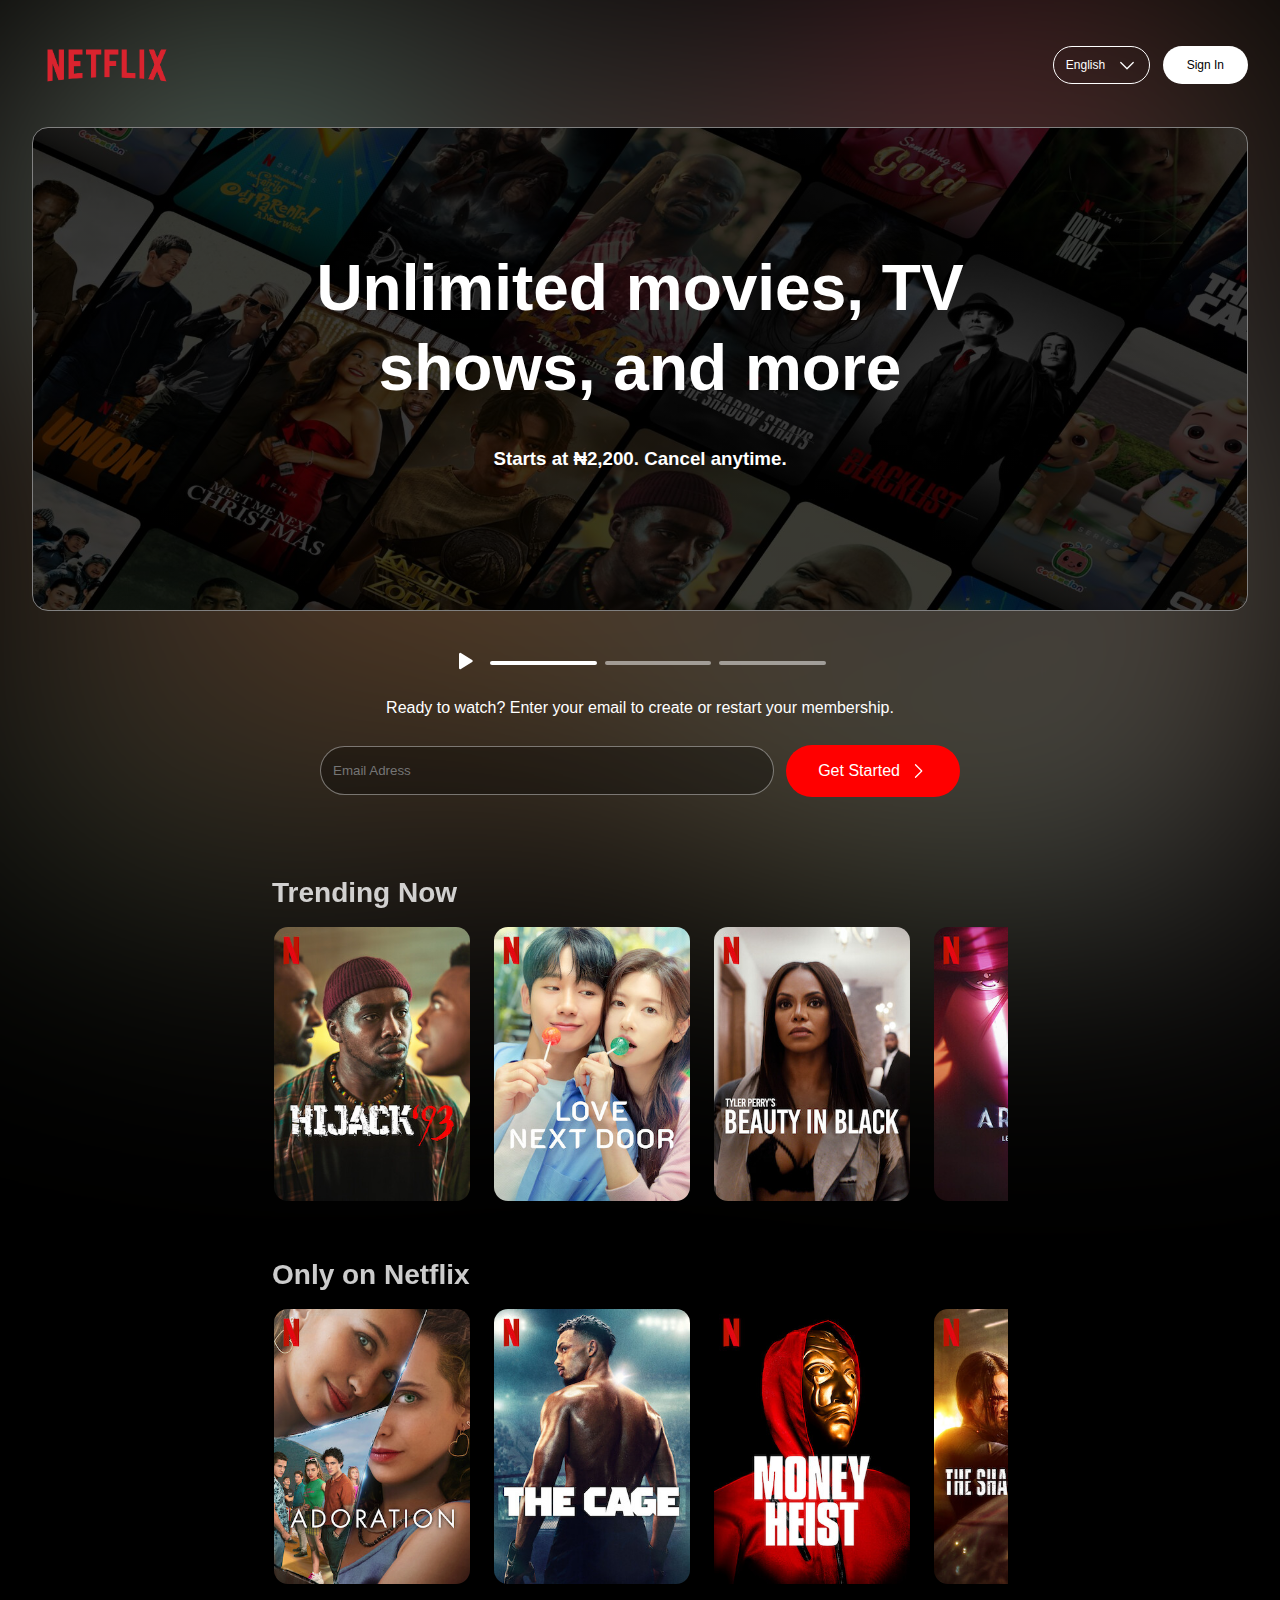
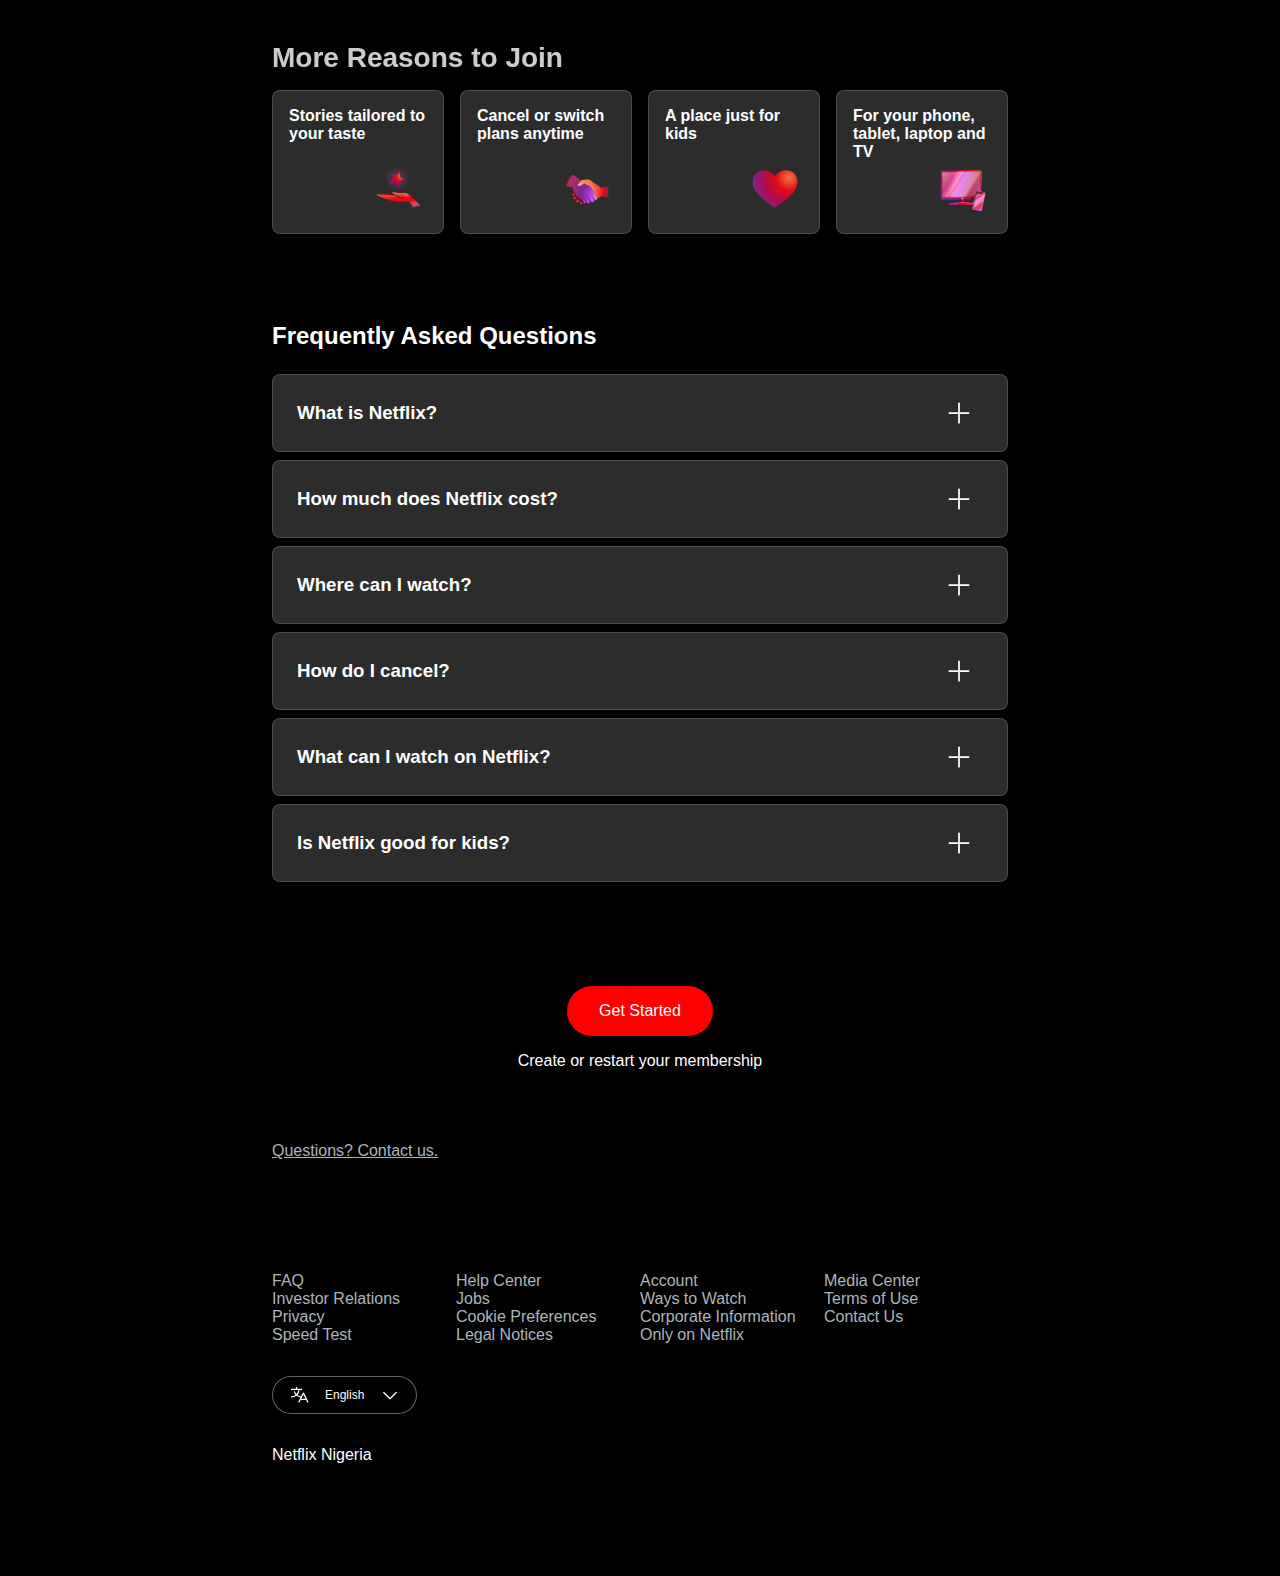
<file: index.html>
<!DOCTYPE html>
<html lang="en">

<head>
    <meta charset="UTF-8">
    <meta name="viewport" content="width=device-width, initial-scale=1.0">
    <title>Netflix Clone - Julius Asaolu </title>
    <link rel="stylesheet" href="styles.css">
</head>

<body>

    <nav><img src="Media/Netflix_Logo_PMS.png" alt="" class="logo">
        <div>
            <button class="lang-btn">English <svg xmlns="http://www.w3.org/2000/svg" width="32" height="32"
                    fill="#000000" viewBox="0 0 256 256">
                    <path
                        d="M213.66,101.66l-80,80a8,8,0,0,1-11.32,0l-80-80A8,8,0,0,1,53.66,90.34L128,164.69l74.34-74.35a8,8,0,0,1,11.32,11.32Z">
                    </path>
                </svg></button>
            <button>Sign In</button>
        </div>
    </nav>

    <!-- HERO -->
    <img class="bg-img" src="Media/NG-en-20241118-TRIFECTA-perspective_05e9bbd9-8f9f-4bda-818a-4e3fa8b1124b_large.jpg"
        alt="">
    <div class="hero">

        <div class="hero-content">
            <h1>Unlimited movies, TV shows, and more
            </h1>
            <h3>Starts at ₦2,200. Cancel anytime.</h3>


        </div>
    </div>
    <div class="hero-text">
        <div class="playholder">
            <div class="play"><svg xmlns="http://www.w3.org/2000/svg" viewBox="0 0 256 256"><rect width="256" height="256" fill="none"/><path d="M240,128a15.74,15.74,0,0,1-7.6,13.51L88.32,229.65a16,16,0,0,1-16.2.3A15.86,15.86,0,0,1,64,216.13V39.87a15.86,15.86,0,0,1,8.12-13.82,16,16,0,0,1,16.2.3L232.4,114.49A15.74,15.74,0,0,1,240,128Z"/></svg></div>
            <div class="line">
                <div class="hor-line"></div>
                <div class="hor-line-fade"></div>
                <div class="hor-line-fade"></div>
            </div>
        </div>
        <p>Ready to watch? Enter your email to create or restart your membership. </p>
        <form action="" class="email-signup">
            <input type="email" name="email" id="email" placeholder="Email Adress" required>
            <button type="submit">Get Started <svg xmlns="http://www.w3.org/2000/svg" width="32" height="32"
                    fill="#000000" viewBox="0 0 256 256">
                    <path
                        d="M181.66,133.66l-80,80a8,8,0,0,1-11.32-11.32L164.69,128,90.34,53.66a8,8,0,0,1,11.32-11.32l80,80A8,8,0,0,1,181.66,133.66Z">
                    </path>
                </svg></button>

        </form>
    </div>
    <!-- FEATURED  AREA -->

    <!-- MOVIES ROW 1 -->
    <div class="body-wrap">
        <div class="features">
            <div class="row">
                <h2>Trending Now</h2>
            </div>
            <div class="cards">
                <img src="Media/AAAABa_metSHo0tLqH4LjiFJyvRNAka9jpwZuo6xTtVxjzaXcaR5hlId_bgX59Y_4ki45z-k_QjMmrGTzsWD80cpj1bxAJmOQVjOYto6gxn6d9wggojPucglZETwEuIGwhe-Lq_acg.jpg"
                    alt="">
                <img src="Media/AAAABb1Z8ByJ4FTkH0x81nNrX_ELRtGQV7JTXG6S5gdjcPefqsuLL8kIZYTLl_W1m_DVuAC7mnHUVAr1zGpsth0pC6-trJOmoFLxZ-g3_Ld7EkfNcjHt12S1txqXhTUp_XXYK0K6sw.jpg"
                    alt="">
                <img src="Media/AAAABbappk2NGANWj5tOP1tYdX3DQjH_Hf8U-uW-OL_utn4buXtrG1gkUpWHZiCkaUeIBqJwS2n3iTQqlQvHUuzIsA5cC9Cqk7GM32leLI-Ke2ntepUIU0v1wyTuEAi3pe45movmLQ.jpg"
                    alt="">
                <img src="Media/AAAABcAJVvJbCM18gb9ILDXusq2AiYt4ZMGRHC0fGDr2iEOTLRl-waJzNt4IHXGTq_4X6ibPmOvuB7-NFT-i_RMthJ2rBWRBB-jj88fxpKQQ4plj-n62HJcT2eqcXnzoIpyfUPPvTw.jpg"
                    alt="">
                <img src="Media/AAAABcNvBtd573N-pv7dLNt2lib9LfGTv-gc8PRddMU50DMd2SEUzbEBobk0aPVDzPcwg6-5Us9k_HnIUvvLeNNKgj9s38DMLaJLx1qeFw6-T_3dCYRBvDPRavHTeWYQZ625fPOVCw.jpg"
                    alt="">
                <img src="Media/AAAABcTTO7DhO_hfLRB029mOXZ0klgCZTYZrF8gQE07jIzkeBNzgZh1Q6OpNXCzGXjpxULhEfIr3lstt5draLZYhHOrFI6ItA2BVaj46AfY872JyPweYdiw6wBYjZsTJ8ZhZtfrvww.jpg"
                    alt="">
                <img src="Media/AAAABcvetPbR24xComm7CKrYmquM89JCq09PryOlcwBaCKgDNqqzYd9ZKIPxYdM35lNBxQ124tgnOgF-P-X-4FWWfXxFWske0pFZybr1-ogmRXvexUt8v2bjh9zL3YjqCZ3tpv2Lww.jpg"
                    alt="">
                <img src="Media/AAAABcw8LGdRKWrDfG7CxEzAdDwhZywMvxszPpLslgpya4QqRpi284YvcfTq3oLjuIXoFVqwHA_J1t_sYDh7W8-X_Y5D-t5UbenaE6mTGIJuG2PvLQyhhEqIEOFbi8uBrPk_3Bl7Sg.jpg"
                    alt="">
                <img src="Media/AAAABd2mdlvikUSnjblLY1r5gbr9HsYWDxLALKmWl7UTjqoJlcy2hVefVmTsCmUcIS8nF2yAGlJy-ZJHi8nAm3h9BR0r6JNS6m1t6W-hZAldUFYuSmGal5-VRm0KnfwrMtTih6z3hQ.jpg"
                    alt="">
                <img src="Media/AAAABe0BT-AmhS9TGGvTGXAIehcsmdukBGIKshNm_6CtYgx2gCSfT_i7lFBtEyHpEQB5XAUceeQvIgCXb-kqBqcchceHgUzT-M3u9JuuuJljuUlC9tQnEvXUKN4koRYOFXozc_yXiA.jpg"
                    alt="">
            </div>
        </div>

        <!-- DIV ROW 2 -->

        <div class="features">
            <div class="row">
                <h2>Only on Netflix</h2>
            </div>
            <div class="cards">
                <img src="Media/AAAABe4qhypw8MPsgv4IMtyxjWHtNi41bjVSw6C8H4_t92DyFmI5J0uPER_IQiACfQtgW-qw6nFDpnByuvQ5MfWq8orG4akqGWEaAvPnbTVMhpFXow1Z_WleqGPoGsBCtQs7LaRAOA.jpg"
                    alt="">
                <img src="Media/AAAABf3p_DlRb5jttC8tfNERFkvv_w92tP_FEz3oUb-FndFnINNAzRTn51TRg5I0roiVDHa-mDqyN7C3tdmtEac0-Z8aAD-vrwywiZM8YpUkgoYg5y94n2Eb-5o3npDEyYhjQ6oIgw.jpg"
                    alt="">
                <img src="Media/AAAABft7cG56_SaeA1ddLnGBeJVXooR0ntxbFNFBm1t_iVcWt2rMzJWBy_USVFJWcIJCDhc4Am6XBzP6E2A-cG5FBqQklXDwabsPeRUgNpmnFuVs0LdbXl8YfN3xBNQtDEPfAJB-qg.jpg"
                    alt="">
                <img src="Media/AAAABRUUWCePlJlATV4qIi4iEc3q70FhIk89kbBMfKR52xaFIfBn4FgQpF_7AiNBlaE0SnjBV_dZZYo6keI_nBSy20QtI7aNTE6r8Q2sGUaMoqmzFNH8Gk9Pv9t4yZKNTfMQn9-lEw.jpg"
                    alt="">
                <img src="Media/AAAABTmkj7xzm8_Yo7ug64UGJQ-_OmqJ4bRQt-M1OAiQt_ylgxR5K2GlS4Ktu_Cyl3Qt7AkJg7fcNdB0PkO_bWoLZfI9Y3NIVqTmwrXVr2h06N6QmD8Ti-GFVadCZO2V4a5JC8A1Xw.jpg"
                    alt="">
                <img src="Media/AAAABYxVVSvSaglUZJZ8zUr2um2PpaCcgxEgdaaJLkdOvNcKz_3NkjOYWd8VYmTFEGF7JicpR2FPF2p88rMeeb9BI6H1jferWsw3MBUb.jpg"
                    alt="">
                <img src="Media/AAAABYooewF1cbCCU35GijBEb-ejsbKTxh_AXnMEB6kKCFUhB7E3fBmP15LpXyB4Sji12Te2aJ2cN7snNtErUz44ZGmpmxmE9G4hrxFbY4aVP--yrQW3WNvU4tgxdxkeGSoy8Fcrgg.jpg"
                    alt="">
                <img src="Media/AAAABYKod4JLZLGAyN-3TgWx7iyBdjjznJ3FV-SVEDHKwriZc_ss3DG0Cqty6OjJQHzEpwwz11LAUMeiCglSOSaZW8V9WbYo_P_iF9VyLWIRNVvpnJ8_a6JNzqYXixSGihVhaE9wKw.jpg"
                    alt="">
                <img src="Media/AAAABXqzeE4eECY7q3Z-azfKiBzPZYocQFHTOkdTlZ5V2kLFwm2s0NcEOb87JKhD9nPyv7kmLkWEpkTS5lq1KjQLpoqNDxeK4huomlb-zfyDj7w7VPVc6mwY20TEGa3igAFvkW6-CQ.jpg"
                    alt="">
                <img src="Media/AAAABV08j_6IdtOwMPV39S0jqAub7E2NfwSS0901SSXW6vuUWoXU41iJfo9i1PkMsd88oPeigxFTOCXM7LVsgkTWo6VM6llohGIF5KiB.jpg"
                    alt="">
            </div>
        </div>

        <!-- REASONS TO JOIN -->

        <div class="reasons">
            <div class="row">
                <h2>More Reasons to Join</h2>
            </div>
            <div class="reason-cards">
                <div class="reason">
                    <h4>Stories tailored to your taste</h4>
                    <div class="reason-icon"><svg width="72" height="72" viewBox="0 0 72 72" fill="none">
                            <path opacity="0.75"
                                d="M33.3 38.4C42.1 38.4 49.2 31.3 49.2 22.5C49.2 13.7 42.1 6.6 33.3 6.6C24.5 6.6 17.4 13.7 17.4 22.5C17.4 31.3 24.5 38.4 33.3 38.4Z"
                                fill="url(#paint0)" />
                            <path
                                d="M35.2 33.4C35.5 33.9 36.2 33.7 36.3 33.1L37 26.2L42.9 24.6C43.4 24.5 43.5 23.7 43 23.5C41.2 22.6 39.3 21.8 37.4 21L37.7 13.7C37.7 13.1 37 12.8 36.7 13.2L31.7 18.7C29.7 18 27.8 17.4 25.8 16.8C25.3 16.6 24.9 17.2 25.1 17.7L28.3 22.8L24 28.2C23.5 28.7 24 29.3 24.5 29.2L31.3 27.6L35.2 33.4Z"
                                fill="url(#paint1)" />
                            <path d="M30.1 49.4C30.1 49.4 18.4 41.3 19 39.9C19.5 38.5 30.8 45.1 30.8 45.1"
                                fill="url(#paint2)" />
                            <path d="M25.8 48.3C25.8 48.3 12.8 42.5 13.1 41C13.4 39.6 25.8 44 25.8 44"
                                fill="url(#paint3)" />
                            <path
                                d="M64.8 60C62.6 55.1 55.5 49 52.7 46.6C50 44.4 47.4 40.2 39.8 41C33.1 41.7 28 39.2 27.1 40.6C26.7 41.2 29.4 42.5 32.4 43.8C27.1 44.1 19.7 44 10.1 42.6C7.4 42.2 6.1 43.1 8.4 44.2C21 50.2 33.2 53.5 43.3 52C53.3 50.6 53.1 60 53.1 60H64.8Z"
                                fill="url(#paint4)" />
                            <path
                                d="M41.8 48.5C40.6 48.6 39.4 48.7 38.1 48.7C31.2 48.7 25.4 46.7 23.2 43.9C26.8 44 29.8 44 32.4 43.8C34.1 44.5 37.8 46 39 46.6C39.7 47 40.9 47.6 41.8 48.5Z"
                                fill="url(#paint5)" />
                            <path opacity="0.3"
                                d="M51.6 47.3C50.7 45.2 47.5 41.2 41.7 41.4C34.4 41.6 43.4 53.8 51.6 47.3Z"
                                fill="url(#paint6)" />
                            <defs>
                                <radialGradient id="paint0" cx="0" cy="0" r="1" gradientUnits="userSpaceOnUse"
                                    gradientTransform="translate(33.3 22.6) rotate(-90) scale(15.985)">
                                    <stop stop-color="#982DBE" />
                                    <stop offset="0.384" stop-color="#B038DC" stop-opacity="0.25" />
                                    <stop offset="1" stop-color="#E4A1FA" stop-opacity="0" />
                                </radialGradient>
                                <radialGradient id="paint1" cx="0" cy="0" r="1" gradientUnits="userSpaceOnUse"
                                    gradientTransform="translate(37.8 19.9) rotate(135) scale(16.758 16.734)">
                                    <stop stop-color="#EF7744" />
                                    <stop offset="0.333" stop-color="#E50914" />
                                    <stop offset="0.667" stop-color="#A70D53" />
                                    <stop offset="1" stop-color="#792A95" />
                                </radialGradient>
                                <radialGradient id="paint2" cx="0" cy="0" r="1" gradientUnits="userSpaceOnUse"
                                    gradientTransform="translate(30.3 39.3) rotate(126.733) scale(25.08)">
                                    <stop stop-color="#802600" />
                                    <stop offset="0.333" stop-color="#6F181D" />
                                    <stop offset="0.667" stop-color="#5B1333" />
                                    <stop offset="1" stop-color="#391945" />
                                </radialGradient>
                                <radialGradient id="paint3" cx="0" cy="0" r="1" gradientUnits="userSpaceOnUse"
                                    gradientTransform="translate(28.5 40.2) rotate(136.42) scale(25.676 22.561)">
                                    <stop stop-color="#99421D" />
                                    <stop offset="0.333" stop-color="#99161D" />
                                    <stop offset="0.667" stop-color="#7D1845" />
                                    <stop offset="1" stop-color="#59216E" />
                                </radialGradient>
                                <radialGradient id="paint4" cx="0" cy="0" r="1" gradientUnits="userSpaceOnUse"
                                    gradientTransform="translate(37.7 40.4) rotate(82.402) scale(21.782 180.122)">
                                    <stop stop-color="#EF7744" />
                                    <stop offset="0.328" stop-color="#E50914" />
                                    <stop offset="0.589" stop-color="#E50914" />
                                    <stop offset="0.698" stop-color="#EB3942" />
                                    <stop offset="0.88" stop-color="#E75094" stop-opacity="0.8" />
                                    <stop offset="1" stop-color="#F276AE" stop-opacity="0" />
                                </radialGradient>
                                <radialGradient id="paint5" cx="0" cy="0" r="1" gradientUnits="userSpaceOnUse"
                                    gradientTransform="translate(38.1 41.5) scale(13.197 6.715)">
                                    <stop offset="0.142" />
                                    <stop offset="0.914" stop-opacity="0" />
                                </radialGradient>
                                <radialGradient id="paint6" cx="0" cy="0" r="1" gradientUnits="userSpaceOnUse"
                                    gradientTransform="translate(46.2 42.3) rotate(135) scale(5.94 5.651)">
                                    <stop stop-color="white" />
                                    <stop offset="1" stop-color="white" stop-opacity="0" />
                                </radialGradient>
                            </defs>
                        </svg></div>
                </div>
                <div class="reason">
                    <h4>Cancel or switch plans anytime

                    </h4>
                    <div class="reason-icon">
                        <svg width="72" height="72" viewBox="0 0 72 72" fill="none">
                            <g id="handshake-core-small">
                                <path id="Vector"
                                    d="M17.317 43.9409C18.0947 44.9703 20.4911 44.4707 22.6696 42.825C24.8481 41.1793 25.9837 39.0106 25.206 37.9812C24.4283 36.9517 22.0318 37.4513 19.8533 39.097C17.6749 40.7428 16.5393 42.9114 17.317 43.9409Z"
                                    fill="url(#paint0_radial_5239_3942)"></path>
                                <path id="Vector_2"
                                    d="M18.8049 48.7717C19.704 49.9619 22.7084 49.2076 25.5155 47.087C28.3225 44.9664 29.8693 42.2826 28.9702 41.0924C28.0711 39.9023 25.0667 40.6566 22.2596 42.7772C19.4525 44.8977 17.9058 47.5816 18.8049 48.7717Z"
                                    fill="url(#paint1_radial_5239_3942)"></path>
                                <path id="Vector_3"
                                    d="M22.4752 52.5183C23.4919 53.8641 26.5916 53.2359 29.3987 51.1153C32.2057 48.9948 33.6572 46.1848 32.6406 44.839C31.6239 43.4933 28.5242 44.1214 25.7171 46.242C22.9101 48.3626 21.4586 51.1726 22.4752 52.5183Z"
                                    fill="url(#paint2_radial_5239_3942)"></path>
                                <path id="Vector_4"
                                    d="M32.5112 54.029C30.3395 55.6696 27.7244 55.8685 27.1547 55.1144C26.5851 54.3603 27.4912 51.8992 29.6629 50.2586C31.8347 48.6179 34.2328 48.132 35.0194 49.1731C35.8059 50.2143 34.683 52.3883 32.5112 54.029Z"
                                    fill="url(#paint3_radial_5239_3942)"></path>
                                <path id="Vector_5"
                                    d="M28.7527 25.1661L24.706 30.4771C24.3681 30.9205 24.2513 31.4918 24.4079 32.0269C26.2275 38.2456 31.0854 49.3899 38.8215 49.9268C46.9232 50.4892 52.9121 46.876 54.8938 44.9992L63.5999 47.401C65.0999 43.801 65.0999 35.701 63.5999 32.401L53.7596 33.8115L39.1375 23.9521C38.7881 23.7166 38.3672 23.611 37.9481 23.6539L30.0014 24.4664C29.5063 24.517 29.0543 24.7703 28.7527 25.1661Z"
                                    fill="url(#paint4_radial_5239_3942)"></path>
                                <path id="Vector_6"
                                    d="M17.4693 35.1497C15.9209 33.08 9.42118 32.7712 8.09986 32.09C8.09986 32.09 6.5722 26.6724 8.09986 23.1008C9.62752 19.5292 14.3999 16.8008 14.3999 16.8008C21.5448 17.2296 30.1531 29.0326 38.7318 31.9063C39.1172 32.0353 39.4751 32.2394 39.7568 32.5324C44.3515 37.3126 45.3025 41.6196 48.7773 47.0968C49.2257 47.8036 49.1881 48.749 48.6416 49.3829C48.0104 50.1153 47.4687 50.446 45.4503 50.3248C45.8594 53.0105 42.3821 53.9422 40.6794 52.2244C40.3744 55.7225 36.4312 54.9155 35.4634 53.622C35.774 54.7811 33.3781 55.1125 32.1206 53.8965C30.863 52.6805 28.7333 49.3689 25.31 47.0251C21.8868 44.6812 18.5564 39.2066 17.4693 35.1497Z"
                                    fill="url(#paint5_radial_5239_3942)"></path>
                                <path id="Vector_7" opacity="0.7" fill-rule="evenodd" clip-rule="evenodd"
                                    d="M37.0849 54.5871C36.3846 54.3976 35.7724 54.0342 35.4634 53.6212C35.5577 53.9735 35.4022 54.2493 35.1045 54.4285C34.1968 52.2618 32.467 49.6946 31.2725 47.9217C30.2371 46.3852 29.6038 45.4454 30.2563 45.88C31.3399 46.6019 33.676 49.8597 35.5156 52.4253C36.1103 53.2546 36.653 54.0116 37.0849 54.5871ZM41.7994 52.9206C41.3881 52.7793 41.0019 52.549 40.6794 52.2236C40.6424 52.6479 40.5518 53.0089 40.4196 53.3133C39.0072 50.7218 37.0009 47.5986 35.5498 45.3396C33.9589 42.863 33.035 41.425 34.2923 42.8643C36.4474 45.3315 39.7061 49.8892 41.7994 52.9206ZM46.6709 50.3339C46.3348 50.3562 45.9352 50.3532 45.4503 50.3241C45.4945 50.6141 45.4933 50.8838 45.454 51.1317C44.644 49.1931 43.2669 46.7235 42.1475 45.0196C41.5031 44.0386 40.5016 42.7317 39.644 41.6126C38.3097 39.8712 37.3236 38.5842 38.5723 39.6868C40.4212 41.3192 44.1676 46.1952 46.6709 50.3339Z"
                                    fill="url(#paint6_radial_5239_3942)"></path>
                                <path id="Vector_8" opacity="0.4" fill-rule="evenodd" clip-rule="evenodd"
                                    d="M51.1938 32.082C52.9049 33.9261 54.5346 36.0369 55.5578 37.4603C55.7358 37.7078 56.1089 37.6044 56.0948 37.3001C56.0367 36.0355 55.5575 34.7668 54.9666 33.6798L53.7596 33.8121L51.1938 32.082Z"
                                    fill="url(#paint7_radial_5239_3942)"></path>
                                <path id="Vector_9"
                                    d="M28.7358 25.1869C28.488 25.4899 25.6017 29.0142 24.7291 29.788C24.3993 30.0804 24.2455 30.3841 24.1911 30.678C24.0423 31.4794 24.9752 32.0039 25.7802 31.8763C26.3539 31.7854 27.0907 31.6399 27.9582 31.4074C30.1509 30.8199 32.7238 28.3287 32.7238 28.3287L39.1375 23.9521C38.7881 23.7165 38.3672 23.611 37.9481 23.6539L30.0014 24.4663C29.5163 24.5159 29.0725 24.7602 28.7711 25.1424C28.7587 25.158 28.7484 25.1714 28.7358 25.1869Z"
                                    fill="url(#paint8_radial_5239_3942)"></path>
                                <path id="Vector_10" opacity="0.4" fill-rule="evenodd" clip-rule="evenodd"
                                    d="M15.6934 33.9783C16.5146 34.3333 17.1509 34.7221 17.4694 35.1478C17.6248 35.7279 17.8262 36.3371 18.0671 36.9619C17.5595 34.6282 17.2327 32.1784 17.0679 30.5306C17.0375 30.2272 16.6627 30.1302 16.5227 30.4008C15.9598 31.4882 15.7361 32.7759 15.6934 33.9783Z"
                                    fill="url(#paint9_radial_5239_3942)"></path>
                                <path id="Vector_11" opacity="0.3"
                                    d="M40.1011 48.6485C41.4528 50.9898 43.0481 52.5994 43.6642 52.2437C44.2804 51.888 43.684 49.7016 42.3323 47.3604C40.9806 45.0191 39.3853 43.4095 38.7692 43.7652C38.153 44.1209 38.7494 46.3073 40.1011 48.6485Z"
                                    fill="url(#paint10_radial_5239_3942)"></path>
                                <path id="Vector_12" opacity="0.3"
                                    d="M44.2715 45.6642C45.6233 48.0054 47.2185 49.6151 47.8347 49.2593C48.4508 48.9036 47.8545 46.7173 46.5027 44.376C45.151 42.0347 43.5557 40.4251 42.9396 40.7808C42.3234 41.1365 42.9198 43.3229 44.2715 45.6642Z"
                                    fill="url(#paint11_radial_5239_3942)"></path>
                                <path id="Vector_13" opacity="0.3"
                                    d="M35.0401 50.6251C36.3918 52.9664 37.9871 54.576 38.6032 54.2203C39.2193 53.8646 38.623 51.6782 37.2713 49.3369C35.9195 46.9956 34.3243 45.386 33.7081 45.7417C33.092 46.0975 33.6883 48.2838 35.0401 50.6251Z"
                                    fill="url(#paint12_radial_5239_3942)"></path>
                                <path id="Vector_14" opacity="0.2"
                                    d="M26.6922 28.3024C25.4406 29.1374 24.7461 30.2941 25.141 30.8859C25.5358 31.4777 26.8705 31.2806 28.1221 30.4455C29.3736 29.6105 30.0681 28.4538 29.6732 27.862C29.2784 27.2702 27.9437 27.4674 26.6922 28.3024Z"
                                    fill="url(#paint13_radial_5239_3942)"></path>
                                <path id="Vector_15" opacity="0.3"
                                    d="M30.7573 51.6778C31.954 53.4157 33.2949 54.5693 33.7522 54.2544C34.2096 53.9394 33.6102 52.2753 32.4134 50.5374C31.2167 48.7995 29.8758 47.6459 29.4185 47.9609C28.9611 48.2758 29.5605 49.9399 30.7573 51.6778Z"
                                    fill="url(#paint14_radial_5239_3942)"></path>
                            </g>
                            <defs>
                                <radialGradient id="paint0_radial_5239_3942" cx="0" cy="0" r="1"
                                    gradientUnits="userSpaceOnUse"
                                    gradientTransform="translate(17.6222 43.9792) rotate(-51.8639) scale(4.09496 4.04408)">
                                    <stop stop-color="#DB5B24"></stop>
                                    <stop offset="0.625" stop-color="#C11119"></stop>
                                    <stop offset="1" stop-color="#45172B"></stop>
                                </radialGradient>
                                <radialGradient id="paint1_radial_5239_3942" cx="0" cy="0" r="1"
                                    gradientUnits="userSpaceOnUse"
                                    gradientTransform="translate(19.1811 48.7985) rotate(-50.3999) scale(5.24285 4.70531)">
                                    <stop stop-color="#DB5B24"></stop>
                                    <stop offset="0.625" stop-color="#C11119"></stop>
                                    <stop offset="1" stop-color="#45172B"></stop>
                                </radialGradient>
                                <radialGradient id="paint2_radial_5239_3942" cx="0" cy="0" r="1"
                                    gradientUnits="userSpaceOnUse"
                                    gradientTransform="translate(22.871 52.5709) rotate(-52.0689) scale(5.28154 5.28154)">
                                    <stop stop-color="#DB5B24"></stop>
                                    <stop offset="0.625" stop-color="#C11119"></stop>
                                    <stop offset="1" stop-color="#45172B"></stop>
                                </radialGradient>
                                <radialGradient id="paint3_radial_5239_3942" cx="0" cy="0" r="1"
                                    gradientUnits="userSpaceOnUse"
                                    gradientTransform="translate(27.461 55.1551) rotate(-52.0689) scale(4.08619)">
                                    <stop stop-color="#DB5B24"></stop>
                                    <stop offset="0.625" stop-color="#C11119"></stop>
                                    <stop offset="1" stop-color="#45172B"></stop>
                                </radialGradient>
                                <radialGradient id="paint4_radial_5239_3942" cx="0" cy="0" r="1"
                                    gradientUnits="userSpaceOnUse"
                                    gradientTransform="translate(26.1114 38.4245) scale(38.3885)">
                                    <stop stop-color="#FFD0BB"></stop>
                                    <stop offset="0.255208" stop-color="#F7976E"></stop>
                                    <stop offset="0.473296" stop-color="#EF7744"></stop>
                                    <stop offset="0.682834" stop-color="#EB3942"></stop>
                                    <stop offset="0.822917" stop-color="#E50914"></stop>
                                    <stop offset="0.888897" stop-color="#E50914" stop-opacity="0.8"></stop>
                                    <stop offset="1" stop-color="#E75094" stop-opacity="0"></stop>
                                </radialGradient>
                                <radialGradient id="paint5_radial_5239_3942" cx="0" cy="0" r="1"
                                    gradientUnits="userSpaceOnUse"
                                    gradientTransform="translate(49.8122 45.7397) rotate(-135) scale(44.7442)">
                                    <stop stop-color="#D67DF7"></stop>
                                    <stop offset="0.25" stop-color="#B038DC"></stop>
                                    <stop offset="0.473958" stop-color="#792A95"></stop>
                                    <stop offset="0.863188" stop-color="#B82869"></stop>
                                    <stop offset="0.930549" stop-color="#D3317A" stop-opacity="0.7"></stop>
                                    <stop offset="1" stop-color="#E50914" stop-opacity="0"></stop>
                                </radialGradient>
                                <radialGradient id="paint6_radial_5239_3942" cx="0" cy="0" r="1"
                                    gradientUnits="userSpaceOnUse"
                                    gradientTransform="translate(40.757 52.5134) rotate(-124.799) scale(23.9136 28.0946)">
                                    <stop stop-color="#210D16"></stop>
                                    <stop offset="1" stop-color="#B038DC" stop-opacity="0"></stop>
                                </radialGradient>
                                <radialGradient id="paint7_radial_5239_3942" cx="0" cy="0" r="1"
                                    gradientUnits="userSpaceOnUse"
                                    gradientTransform="translate(53.3145 33.3102) rotate(62.9052) scale(4.29535 4.29535)">
                                    <stop></stop>
                                    <stop offset="1" stop-opacity="0"></stop>
                                </radialGradient>
                                <radialGradient id="paint8_radial_5239_3942" cx="0" cy="0" r="1"
                                    gradientUnits="userSpaceOnUse"
                                    gradientTransform="translate(24.7138 33.2085) rotate(-10.3999) scale(26.1844 26.1844)">
                                    <stop stop-color="#FBB698"></stop>
                                    <stop offset="0.250197" stop-color="#F89971"></stop>
                                    <stop offset="0.392572" stop-color="#F38759"></stop>
                                    <stop offset="1" stop-color="#EF7244" stop-opacity="0"></stop>
                                </radialGradient>
                                <radialGradient id="paint9_radial_5239_3942" cx="0" cy="0" r="1"
                                    gradientUnits="userSpaceOnUse"
                                    gradientTransform="translate(16.675 34.6882) rotate(-87.2205) scale(4.71962 4.7657)">
                                    <stop></stop>
                                    <stop offset="1" stop-opacity="0"></stop>
                                </radialGradient>
                                <radialGradient id="paint10_radial_5239_3942" cx="0" cy="0" r="1"
                                    gradientUnits="userSpaceOnUse"
                                    gradientTransform="translate(43.6348 51.9781) rotate(-120) scale(6.3636 5.58211)">
                                    <stop stop-color="white"></stop>
                                    <stop offset="1" stop-color="white" stop-opacity="0"></stop>
                                </radialGradient>
                                <radialGradient id="paint11_radial_5239_3942" cx="0" cy="0" r="1"
                                    gradientUnits="userSpaceOnUse"
                                    gradientTransform="translate(47.8053 48.9937) rotate(-120) scale(6.3636 5.58212)">
                                    <stop stop-color="white"></stop>
                                    <stop offset="1" stop-color="white" stop-opacity="0"></stop>
                                </radialGradient>
                                <radialGradient id="paint12_radial_5239_3942" cx="0" cy="0" r="1"
                                    gradientUnits="userSpaceOnUse"
                                    gradientTransform="translate(38.5738 53.9546) rotate(-120) scale(6.3636 5.58211)">
                                    <stop stop-color="white"></stop>
                                    <stop offset="1" stop-color="white" stop-opacity="0"></stop>
                                </radialGradient>
                                <radialGradient id="paint13_radial_5239_3942" cx="0" cy="0" r="1"
                                    gradientUnits="userSpaceOnUse"
                                    gradientTransform="translate(25.3139 30.8996) rotate(-33.711) scale(3.54147 5.58211)">
                                    <stop stop-color="white"></stop>
                                    <stop offset="1" stop-color="white" stop-opacity="0"></stop>
                                </radialGradient>
                                <radialGradient id="paint14_radial_5239_3942" cx="0" cy="0" r="1"
                                    gradientUnits="userSpaceOnUse"
                                    gradientTransform="translate(33.7129 54.0495) rotate(-124.551) scale(4.96684 4.35688)">
                                    <stop stop-color="white"></stop>
                                    <stop offset="1" stop-color="white" stop-opacity="0"></stop>
                                </radialGradient>
                            </defs>
                        </svg>
                    </div>
                </div>
                <div class="reason">
                    <h4>A place just for kids</h4>
                    <div class="reason-icon">
                        <svg width="72" height="72" viewBox="0 0 72 72" fill="none">
                            <path
                                d="M35.8975 60C29.0697 55.7322 7.2002 42.1757 7.2002 27.0628C7.2002 17.9247 13.258 12 22.6013 12C28.7617 12 33.5361 16.5691 35.9488 19.4812C38.413 16.5691 43.29 12 49.3992 12C58.7424 12 64.8002 17.9247 64.8002 27.0628C64.8002 42.0753 42.7767 55.7322 35.8975 60Z"
                                fill="url(#heartGradient)" />

                            <defs>
                                <radialGradient id="heartGradient" cx="0" cy="0" r="1" gradientUnits="userSpaceOnUse"
                                    gradientTransform="translate(54.0002 21.5) rotate(140.194) scale(49.9856 49.1662)">
                                    <stop stop-color="#EF7744" />
                                    <stop offset="0.333333" stop-color="#E50914" />
                                    <stop offset="0.666667" stop-color="#A70D53" />
                                    <stop offset="1" stop-color="#792A95" />
                                </radialGradient>
                            </defs>
                        </svg>
                    </div>
                </div>
                <div class="reason">
                    <h4>For your phone, tablet, laptop and TV</h4>
                    <div class="reason-icon">
                        <svg width="48" height="48" viewBox="0 0 48 48" fill="none">
                            <g id="tv-mobile-core-small">
                                <path id="Vector" fill-rule="evenodd" clip-rule="evenodd"
                                    d="M24.3999 32.4003C24.3999 31.9584 24.0417 31.6003 23.5999 31.6003C23.158 31.6003 22.7999 31.9584 22.7999 32.4003V34.2929C22.7999 34.7288 22.4509 35.0836 22.0153 35.1C20.4619 35.1587 18.9109 35.3036 17.3696 35.5348L12.6729 36.2393C12.0561 36.3318 11.5999 36.8616 11.5999 37.4853C11.5999 37.6592 11.7409 37.8003 11.9148 37.8003H35.2849C35.4588 37.8003 35.5999 37.6592 35.5999 37.4853C35.5999 36.8616 35.1436 36.3318 34.5269 36.2393L29.8301 35.5348C28.2888 35.3036 26.7379 35.1587 25.1844 35.1C24.7489 35.0836 24.3999 34.7288 24.3999 34.2929V32.4003Z"
                                    fill="url(#paint0_radial_4819_621)"></path>
                                <path id="Vector_2"
                                    d="M12.4001 36.9969C12.4001 36.8288 12.5194 36.6851 12.6851 36.6563C14.0006 36.428 19.5937 35.5 23.6001 35.5C27.6065 35.5 33.1997 36.428 34.5152 36.6563C34.6809 36.6851 34.8001 36.8288 34.8001 36.9969C34.8001 37.0508 34.7548 37.0923 34.7016 37.0834C33.8343 36.9386 27.4406 35.8934 23.6001 35.8934C19.7597 35.8934 13.366 36.9386 12.4987 37.0834C12.4455 37.0923 12.4001 37.0508 12.4001 36.9969Z"
                                    fill="url(#paint1_radial_4819_621)"></path>
                                <path id="Vector_3" d="M39.1999 8.80011H5.59985V31.6001H39.1999V8.80011Z"
                                    fill="url(#paint2_linear_4819_621)"></path>
                                <path id="Vector_4" d="M39.1999 8.80011H5.59985V31.6001H39.1999V8.80011Z"
                                    fill="url(#paint3_linear_4819_621)" fill-opacity="0.5"></path>
                                <path id="Vector_5" fill-rule="evenodd" clip-rule="evenodd"
                                    d="M6.00005 8.8H38.8001C39.021 8.8 39.2001 8.97908 39.2001 9.2V31.2H5.60005V9.2C5.60005 8.97908 5.77913 8.8 6.00005 8.8ZM4.80005 31.2V9.2C4.80005 8.53724 5.33729 8 6.00005 8H38.8001C39.4628 8 40.0001 8.53724 40.0001 9.2V31.2V32C40.0001 32.6628 39.4628 33.2 38.8001 33.2H6.00005C5.33729 33.2 4.80005 32.6628 4.80005 32V31.2Z"
                                    fill="url(#paint4_radial_4819_621)"></path>
                                <path id="Vector_6"
                                    d="M23.6 32.8003C24.0419 32.8003 24.4 32.5317 24.4 32.2003C24.4 31.8689 24.0419 31.6003 23.6 31.6003C23.1582 31.6003 22.8 31.8689 22.8 32.2003C22.8 32.5317 23.1582 32.8003 23.6 32.8003Z"
                                    fill="url(#paint5_radial_4819_621)"></path>
                                <path id="Vector_7" opacity="0.5"
                                    d="M30.4001 33.2001H37.6001L34.8001 26.8001L30.4001 33.2001Z"
                                    fill="url(#paint6_radial_4819_621)"></path>
                                <path id="Vector_8" opacity="0.5"
                                    d="M38.0001 9.60028H6.80015C6.57923 9.60028 6.40015 9.77937 6.40015 10.0003V29.6003C6.40015 29.8212 6.57923 30.0003 6.80015 30.0003H38.0001C38.2211 30.0003 38.4001 29.8212 38.4001 29.6003V10.0003C38.4001 9.77937 38.2211 9.60028 38.0001 9.60028Z"
                                    fill="url(#paint7_linear_4819_621)"></path>
                                <path id="Vector_9"
                                    d="M43.1488 28.2575L43 27.5501L32 40.7001L32.0674 41.1381C32.1464 41.6521 32.5476 42.0565 33.061 42.1401L39.0607 43.1149C39.697 43.2185 40.3012 42.8005 40.4292 42.1689L43.1508 28.7431C43.1832 28.5828 43.1828 28.4176 43.1488 28.2575Z"
                                    fill="url(#paint8_linear_4819_621)"></path>
                                <path id="Vector_10"
                                    d="M32.3728 40.3798L35.2429 26.7473C35.3309 26.3292 35.732 26.054 36.1537 26.1224L41.9725 27.066C42.4233 27.1391 42.7213 27.5738 42.6273 28.0205L39.7574 41.653C39.6694 42.0714 39.2683 42.3462 38.8465 42.2778L33.0276 41.3342C32.577 41.2614 32.2788 40.8266 32.3728 40.3798Z"
                                    stroke="url(#paint9_linear_4819_621)" stroke-width="0.8"></path>
                                <path id="Vector_11" d="M32.2 41.2L35.4 26L42.8 27.2L39.6 42.4L32.2 41.2Z"
                                    fill="url(#paint10_linear_4819_621)"></path>
                                <path id="Vector_12" d="M32.2 41.2L35.4 26L42.8 27.2L39.6 42.4L32.2 41.2Z"
                                    fill="url(#paint11_linear_4819_621)" fill-opacity="0.5"></path>
                                <path id="Vector_13" fill-rule="evenodd" clip-rule="evenodd"
                                    d="M35.1639 27.1209L32.4589 39.9698C32.3659 40.4115 32.5287 40.8455 32.8442 41.1215C32.7391 40.8951 32.7033 40.6339 32.7589 40.3699L35.4639 27.521C35.596 26.8938 36.1976 26.4811 36.8303 26.5837L41.8587 27.3991C42.0887 27.4364 42.2927 27.5367 42.4555 27.6792C42.2939 27.3311 41.9683 27.0654 41.5587 26.999L36.5303 26.1836C35.8976 26.081 35.296 26.4937 35.1639 27.1209Z"
                                    fill="#1C0E20"></path>
                                <path id="Vector_14" d="M37.5999 27.3997L40.1999 27.7997" stroke="#1C0E20"
                                    stroke-width="0.8" stroke-linecap="round"></path>
                            </g>
                            <defs>
                                <radialGradient id="paint0_radial_4819_621" cx="0" cy="0" r="1"
                                    gradientUnits="userSpaceOnUse"
                                    gradientTransform="translate(30.1999 28.4003) rotate(135) scale(18.9505)">
                                    <stop stop-color="#EF7744"></stop>
                                    <stop offset="0.333333" stop-color="#E50914"></stop>
                                    <stop offset="0.666667" stop-color="#A70D53"></stop>
                                    <stop offset="1" stop-color="#792A95"></stop>
                                </radialGradient>
                                <radialGradient id="paint1_radial_4819_621" cx="0" cy="0" r="1"
                                    gradientUnits="userSpaceOnUse"
                                    gradientTransform="translate(36.2001 23.8) rotate(135) scale(26.8701 26.8701)">
                                    <stop stop-color="#FFA984"></stop>
                                    <stop offset="0.333333" stop-color="#FF787F"></stop>
                                    <stop offset="0.666667" stop-color="#F45FA2"></stop>
                                    <stop offset="1" stop-color="#C44AF1"></stop>
                                </radialGradient>
                                <linearGradient id="paint2_linear_4819_621" x1="3.82099" y1="16.4843" x2="41.3799"
                                    y2="29.2708" gradientUnits="userSpaceOnUse">
                                    <stop stop-color="#99161D"></stop>
                                    <stop offset="0.245283" stop-color="#CA005B"></stop>
                                    <stop offset="0.346698" stop-color="#FF479A"></stop>
                                    <stop offset="0.46934" stop-color="#CC3CFF"></stop>
                                    <stop offset="0.735849" stop-color="#BC1A22"></stop>
                                    <stop offset="1" stop-color="#C94FF5"></stop>
                                </linearGradient>
                                <linearGradient id="paint3_linear_4819_621" x1="9.68417" y1="8.04011" x2="35.6283"
                                    y2="24.8218" gradientUnits="userSpaceOnUse">
                                    <stop offset="0.23199" stop-color="#EF6CCE" stop-opacity="0.33"></stop>
                                    <stop offset="0.35134" stop-color="#F89DC6"></stop>
                                    <stop offset="0.42038" stop-color="#FFDBF6" stop-opacity="0.92"></stop>
                                    <stop offset="0.447487" stop-color="#F296DB" stop-opacity="0.7"></stop>
                                    <stop offset="0.540568" stop-color="#FEBBD9"></stop>
                                    <stop offset="0.622125" stop-color="#F7C0E9" stop-opacity="0.92"></stop>
                                    <stop offset="0.793612" stop-color="#FFF7FD" stop-opacity="0.76"></stop>
                                    <stop offset="0.877866" stop-color="#A25C90" stop-opacity="0.62"></stop>
                                    <stop offset="1" stop-color="#620F3E" stop-opacity="0"></stop>
                                </linearGradient>
                                <radialGradient id="paint4_radial_4819_621" cx="0" cy="0" r="1"
                                    gradientUnits="userSpaceOnUse"
                                    gradientTransform="translate(36.0001 13.4625) rotate(144.293) scale(31.5265 29.8822)">
                                    <stop stop-color="#EF7744"></stop>
                                    <stop offset="0.333333" stop-color="#E50914"></stop>
                                    <stop offset="0.666667" stop-color="#A70D53"></stop>
                                    <stop offset="1" stop-color="#792A95"></stop>
                                </radialGradient>
                                <radialGradient id="paint5_radial_4819_621" cx="0" cy="0" r="1"
                                    gradientUnits="userSpaceOnUse"
                                    gradientTransform="translate(24.1 31.8378) rotate(123.69) scale(2.599 2.39908)">
                                    <stop stop-color="#FFDCCC"></stop>
                                    <stop offset="0.333333" stop-color="#FFBDC0"></stop>
                                    <stop offset="0.666667" stop-color="#F89DC6"></stop>
                                    <stop offset="1" stop-color="#E4A1FA"></stop>
                                </radialGradient>
                                <radialGradient id="paint6_radial_4819_621" cx="0" cy="0" r="1"
                                    gradientUnits="userSpaceOnUse"
                                    gradientTransform="translate(42.5249 22.9334) rotate(145.242) scale(8.18556)">
                                    <stop stop-color="#802600"></stop>
                                    <stop offset="0.5" stop-color="#5B1333"></stop>
                                    <stop offset="1" stop-color="#09000D"></stop>
                                </radialGradient>
                                <linearGradient id="paint7_linear_4819_621" x1="6.40015" y1="9.60028" x2="15.487"
                                    y2="17.4761" gradientUnits="userSpaceOnUse">
                                    <stop stop-color="white"></stop>
                                    <stop offset="1" stop-color="white" stop-opacity="0.25"></stop>
                                </linearGradient>
                                <linearGradient id="paint8_linear_4819_621" x1="32" y1="41.3473" x2="42.89" y2="27.686"
                                    gradientUnits="userSpaceOnUse">
                                    <stop stop-color="#792A95"></stop>
                                    <stop offset="0.177096" stop-color="#922556"></stop>
                                    <stop offset="0.230821" stop-color="#E75094"></stop>
                                    <stop offset="0.369605" stop-color="#E50914"></stop>
                                    <stop offset="0.735849" stop-color="#E50914"></stop>
                                    <stop offset="1" stop-color="#EF7744"></stop>
                                </linearGradient>
                                <linearGradient id="paint9_linear_4819_621" x1="32.5664" y1="40.8522" x2="42.3377"
                                    y2="27.4529" gradientUnits="userSpaceOnUse">
                                    <stop stop-color="#C94FF5"></stop>
                                    <stop offset="0.338542" stop-color="#F276AE"></stop>
                                    <stop offset="0.661458" stop-color="#FF6D75"></stop>
                                    <stop offset="1" stop-color="#F7976E"></stop>
                                </linearGradient>
                                <linearGradient id="paint10_linear_4819_621" x1="31.6129" y1="31.5272" x2="38.9574"
                                    y2="41.8988" gradientUnits="userSpaceOnUse">
                                    <stop stop-color="#99161D"></stop>
                                    <stop offset="0.245283" stop-color="#CA005B"></stop>
                                    <stop offset="0.346698" stop-color="#FF479A"></stop>
                                    <stop offset="0.385" stop-color="#F99297"></stop>
                                    <stop offset="0.46934" stop-color="#CC3CFF"></stop>
                                    <stop offset="0.585" stop-color="#F84B99"></stop>
                                    <stop offset="0.735849" stop-color="#EB3942"></stop>
                                    <stop offset="1" stop-color="#C94FF5"></stop>
                                </linearGradient>
                                <linearGradient id="paint11_linear_4819_621" x1="33.4885" y1="25.4533" x2="41.7716"
                                    y2="36.6962" gradientUnits="userSpaceOnUse">
                                    <stop offset="0.23199" stop-color="#EF6CCE" stop-opacity="0.33"></stop>
                                    <stop offset="0.35134" stop-color="#F89DC6"></stop>
                                    <stop offset="0.42038" stop-color="#FFDBF6" stop-opacity="0.92"></stop>
                                    <stop offset="0.447487" stop-color="#F296DB" stop-opacity="0.7"></stop>
                                    <stop offset="0.540568" stop-color="#FEBBD9"></stop>
                                    <stop offset="0.622125" stop-color="#F7C0E9" stop-opacity="0.92"></stop>
                                    <stop offset="0.793612" stop-color="#FFF7FD" stop-opacity="0.76"></stop>
                                    <stop offset="0.877866" stop-color="#A25C90" stop-opacity="0.62"></stop>
                                    <stop offset="1" stop-color="#620F3E" stop-opacity="0"></stop>
                                </linearGradient>
                            </defs>
                        </svg>
                    </div>
                </div>
            </div>
        </div>

        <!-- FAQs -->

        <div class="faqs">
            <h2>Frequently Asked Questions</h2>
            <div class="faq-contain">
                <div class="faq-block">
                    <h3>What is Netflix?</h3>
                    <svg xmlns="http://www.w3.org/2000/svg" width="32" height="32" fill="#000000" viewBox="0 0 256 256">
                        <path
                            d="M224,128a8,8,0,0,1-8,8H136v80a8,8,0,0,1-16,0V136H40a8,8,0,0,1,0-16h80V40a8,8,0,0,1,16,0v80h80A8,8,0,0,1,224,128Z">
                        </path>
                    </svg>
                </div>
                <div class="faq-block">
                    <h3>How much does Netflix cost?</h3>
                    <svg xmlns="http://www.w3.org/2000/svg" width="32" height="32" fill="#000000" viewBox="0 0 256 256">
                        <path
                            d="M224,128a8,8,0,0,1-8,8H136v80a8,8,0,0,1-16,0V136H40a8,8,0,0,1,0-16h80V40a8,8,0,0,1,16,0v80h80A8,8,0,0,1,224,128Z">
                        </path>
                    </svg>
                </div>
                <div class="faq-block">
                    <h3>Where can I watch?</h3>
                    <svg xmlns="http://www.w3.org/2000/svg" width="32" height="32" fill="#000000" viewBox="0 0 256 256">
                        <path
                            d="M224,128a8,8,0,0,1-8,8H136v80a8,8,0,0,1-16,0V136H40a8,8,0,0,1,0-16h80V40a8,8,0,0,1,16,0v80h80A8,8,0,0,1,224,128Z">
                        </path>
                    </svg>
                </div>
                <div class="faq-block">
                    <h3>How do I cancel?</h3>
                    <svg xmlns="http://www.w3.org/2000/svg" width="32" height="32" fill="#000000" viewBox="0 0 256 256">
                        <path
                            d="M224,128a8,8,0,0,1-8,8H136v80a8,8,0,0,1-16,0V136H40a8,8,0,0,1,0-16h80V40a8,8,0,0,1,16,0v80h80A8,8,0,0,1,224,128Z">
                        </path>
                    </svg>
                </div>
                <div class="faq-block">
                    <h3>What can I watch on Netflix?</h3>
                    <svg xmlns="http://www.w3.org/2000/svg" width="32" height="32" fill="#000000" viewBox="0 0 256 256">
                        <path
                            d="M224,128a8,8,0,0,1-8,8H136v80a8,8,0,0,1-16,0V136H40a8,8,0,0,1,0-16h80V40a8,8,0,0,1,16,0v80h80A8,8,0,0,1,224,128Z">
                        </path>
                    </svg>
                </div>
                <div class="faq-block">
                    <h3>Is Netflix good for kids?</h3>
                    <svg xmlns="http://www.w3.org/2000/svg" width="32" height="32" fill="#000000" viewBox="0 0 256 256">
                        <path
                            d="M224,128a8,8,0,0,1-8,8H136v80a8,8,0,0,1-16,0V136H40a8,8,0,0,1,0-16h80V40a8,8,0,0,1,16,0v80h80A8,8,0,0,1,224,128Z">
                        </path>
                    </svg>
                </div>
            </div>
        </div>

        <!-- CTA -->

        <div class="cta">
            <button>Get Started</button>
            <p>Create or restart your membership</p>
        </div>

        <!-- QUESTIONS -->

        <div class="questions">
            <p><u>Questions? Contact us.</u></p>

        </div>
        <footer class="footer">
            <div class="nav-links">
                <div>
                    <ul>
                        <li>FAQ</li>
                        <li>Investor Relations </li>
                        <li>Privacy</li>
                        <li>Speed Test</li>
                    </ul>
                </div>
                <div>
                    <ul>
                        <li>Help Center</li>
                        <li>Jobs</li>
                        <li>Cookie Preferences</li>
                        <li>Legal Notices</li>
                    </ul>
                </div>
                <div>
                    <ul>
                        <li>Account</li>
                        <li>Ways to Watch</li>
                        <li>Corporate Information</li>
                        <li>Only on Netflix</li>
                    </ul>
                </div>
                <div>
                    <ul>
                        <li>Media Center</li>
                        <li>Terms of Use</li>
                        <li>Contact Us</li>
                    </ul>
                </div>
            </div>
            <div>
                <button>
                    <svg xmlns="http://www.w3.org/2000/svg" width="32" height="32" fill="#000000" viewBox="0 0 256 256">
                        <path
                            d="M247.15,212.42l-56-112a8,8,0,0,0-14.31,0l-21.71,43.43A88,88,0,0,1,108,126.93,103.65,103.65,0,0,0,135.69,64H160a8,8,0,0,0,0-16H104V32a8,8,0,0,0-16,0V48H32a8,8,0,0,0,0,16h87.63A87.76,87.76,0,0,1,96,116.35a87.74,87.74,0,0,1-19-31,8,8,0,1,0-15.08,5.34A103.63,103.63,0,0,0,84,127a87.55,87.55,0,0,1-52,17,8,8,0,0,0,0,16,103.46,103.46,0,0,0,64-22.08,104.18,104.18,0,0,0,51.44,21.31l-26.6,53.19a8,8,0,0,0,14.31,7.16L148.94,192h70.11l13.79,27.58A8,8,0,0,0,240,224a8,8,0,0,0,7.15-11.58ZM156.94,176,184,121.89,211.05,176Z">
                        </path>
                    </svg>
                    <p>English</p> <svg xmlns="http://www.w3.org/2000/svg" width="32" height="32" fill="#000000"
                        viewBox="0 0 256 256">
                        <path
                            d="M213.66,101.66l-80,80a8,8,0,0,1-11.32,0l-80-80A8,8,0,0,1,53.66,90.34L128,164.69l74.34-74.35a8,8,0,0,1,11.32,11.32Z">
                        </path>
                    </svg>
                </button>
            </div>
            <p>Netflix Nigeria
            </p>
        </footer>
    </div>

</body>


</html>
</file>
<file: styles.css>
* {
    padding: 0;
    margin: 0;
    font-family: 'Poppins', sans-serif;
    box-sizing: border-box;
    -ms-overflow-style: none;
    scrollbar-width: none;
}

body {
    background-color: black;
    color: white;
    margin: 0;
    padding: 24px 32px;
    width: 100%;
    min-height: 100vh;
    align-items: center;
}

.hor-line {
    width: 320px;
    height: 4px;
    background-color: white;
    border-radius: 8px;
}

.line div {
    flex: 1;
    height: 4px;
}

.hor-line-fade {
    height: 4px;
    background-color: white;
    border-radius: 8px;
    opacity: 50%;
}

.line {
    display: flex;
    flex-direction: row;
    align-items: center;
    gap: 8px;
    width: 100%;
}

.playholder {
    display: flex;
    flex-direction: row;
    align-items: center;
    gap: 16px;
    padding: 16px 0;
    width: fit-content;

}

.playholder svg {
    cursor: pointer;
}

svg {
    width: 20px;
    height: 20px;
    fill: white;
}

.hero {
    width: 100%;
    height: 100vh;
    background-image: linear-gradient(rgba(0, 0, 0, 0.7), rgba(0, 0, 0, 0.7)), url(Media/NG-en-20241118-TRIFECTA-perspective_05e9bbd9-8f9f-4bda-818a-4e3fa8b1124b_large.jpg);
    background-size: cover;
    background-position: center;
    padding: 120px 40px;
    border-radius: 16px;
    display: flex;
    align-items: center;
    justify-content: flex-end;
    border: 1px solid gray;

}

.bg-img {
    background-image: linear-gradient(rgba(0, 0, 0, 0.7), rgba(0, 0, 0, 0.7)), url(Media/NG-en-20241118-TRIFECTA-perspective_05e9bbd9-8f9f-4bda-818a-4e3fa8b1124b_large.jpg);
    z-index: -1;
    filter: blur(150px);
    width: 100%;
    height: 100%;
    position: absolute;
    top: 0;
    left: 0;
    right: 0;
    bottom: 0;
    overflow: hidden;
}

.hero-content {
    display: flex;
    align-items: center;
    flex-direction: column;
    gap: 40px;
}

.hero-text {
    display: flex;
    flex-direction: column;
    padding: 24px 0;
    gap: 8px;
    align-items: center;
    width: 100%;

}



nav {
    display: flex;
    align-items: center;
    justify-content: space-between;
    padding: 10px 0;
}

.logo {
    width: 150px;
    cursor: pointer;
}

nav button {
    border: 0;
    outline: 0;
    display: inline-flex;
    align-items: center;
    gap: 12px;
    background: white;
    color: black;
    padding: 12px 24px;
    border-radius: 32px;
    font-size: 12px;
    margin-left: 8px;
    cursor: pointer;
}


.lang-btn {
    display: inline-flex;
    align-items: center;
    color: white;
    background: transparent;
    border: 1px solid white;
    padding: 8px 12px;
}


.lang-btn img {
    width: 10px;
    color: white;
    margin-left: 8px;
}

.hero {
    top: 50%;
    left: 50%;
    text-align: center;
    margin-top: 20px;
    display: flex;
    flex-direction: column;
}

.hero h1 {
    font-size: 64px;
    line-height: 80px;
    font-weight: 600;
    max-width: 650px;
}

.hero h3 {
    font-size: 600;
    margin-bottom: 20px;
}


.email-signup {
    border-radius: 4px;
    display: flex;
    gap: 12px;
    justify-content: space-between;
    width: 640px;
    align-items: center;
    margin-top: 20px;
    overflow: hidden;
}

.email-signup input {
    flex: 1;
    background: rgba(0, 0, 0, 0.3);
    color: white;
    border: 1px rgba(255, 255, 255, .4) solid;
    outline: 0;
    padding: 16px 16px 16px 12px;
    border-radius: 32px;
}


.email-signup button {
    background: red;
    border: 0;
    outline: 0;
    display: inline-flex;
    align-items: center;
    gap: 8px;
    border-radius: 32px;
    color: white;
    font-size: 16px;
    cursor: pointer;
    padding: 16px 32px;
}

.email-signup img {
    width: 10px;
    color: white;
}

/* MOVIES FEATURE */
.body-wrap {
    display: flex;
    flex-direction: column;
    gap: 56px;
    width: 100%;
    padding: 56px 240px 48px;
    overflow: hidden;
}

.features {
    display: flex;
    flex-direction: column;
    gap: 16px;
}

.row h2 {
    font-size: 28px;
    opacity: 80%;
}

.cards {
    display: flex;
    overflow-y: scroll;
    gap: 20px;
    -ms-overflow-style: none;
    scrollbar-width: none;
}

.cards :hover {
    background-color: whitesmoke;
}

.cards img {
    border-radius: 16px;
    width: 200px;
    cursor: pointer;
    padding: 2px;
}

/* REASONS TO JOIN */

.reason-cards .reason {
    background-color: rgba(63, 63, 63, 0.703);
    border: 1px rgba(128, 128, 128, 0.4) solid;
    border-radius: 8px;
    padding: 16px 16px;
    flex-grow: 1;
    flex-basis: 0;
    display: flex;
    flex-direction: column;
    justify-content: space-between;
}

.reason h4 {
    max-width: 200px;
}

.reasons {
    display: flex;
    flex-direction: column;
    gap: 16px;
}

.reason-icon svg {
    width: 56px;
    height: 56px;
}

.reason-cards {
    display: flex;
    flex-wrap: wrap;
    gap: 16px;
}

.reason-cards .reason-icon {
    display: flex;
    justify-content: flex-end;
}

/* FAQ AREA */
.faqs {
    margin: 32px 0;
    display: flex;
    flex-direction: column;
    gap: 8px;
}

.faq-contain {
    margin: 16px 0;
    display: flex;
    flex-direction: column;
    gap: 8px;
}

.faq-block {
    display: flex;
    justify-content: space-between;
    align-items: center;
    flex-direction: row;
    padding: 24px;
    border-radius: 8px;
    background-color: rgba(63, 63, 63, 0.703);
    border: 1px rgba(128, 128, 128, 0.4) solid;
    cursor: pointer;
}

.faq-block:hover {
    background-color: rgba(128, 128, 128, 0.6);
}

.faq-block svg {
    width: 48px;
    height: 28px;
    stroke-width: 1px;
    fill: white;
}

/* CTA */
.cta {
    display: flex;
    flex-direction: column;
    align-items: center;
    gap: 16px;
}

.cta p {
    cursor: pointer;
    display: flex;
}

.cta p :hover {
    display: flex;
    color: #adb5bd;
}

.cta button {
    background: red;
    border: 0;
    outline: 0;
    display: inline-flex;
    align-items: center;
    border-radius: 32px;
    color: white;
    font-size: 16px;
    cursor: pointer;
    padding: 16px 32px;
}

/* Got Questions */
.questions {
    color: #adb5bd;
    margin-top: 16px;
    margin-bottom: 56px;
}

.questions:hover {
    color: gray;
    cursor: pointer;
}

/* FOOTER */
.nav-links {
    display: flex;
    align-items: top;
    gap: auto;
}

.footer {
    display: flex;
    flex-direction: column;
    gap: 32px;
    margin-bottom: 40px;
}

.nav-links div {
    flex-grow: 1;
    flex-basis: 0;

}

.nav-links li {
    list-style-type: none;
    cursor: pointer;
    color: #adb5bd;
}

.nav-links ul li :hover {
    color: white;
    cursor: pointer;

}

.footer button {
    border: 1px rgba(128, 128, 128, 0.8) solid;
    color: white;
    background-color: black;
    display: flex;
    flex-direction: row;
    gap: 16px;
    display: inline-flex;
    align-items: center;
    justify-content: space-between;
    border-radius: 32px;
    font-size: 12px;
    cursor: pointer;
    padding: 8px 16px;
}

.footer button svg {
    fill: white;
    stroke-width: 2;
}



/* MEDIA */
@media (min-width:1024px) {
    .hero {
        height: fit-content;
    }
}


@media screen and (max-width: 600px) {
    body {
        padding: 8px 12px;

    }

    .hero {
        padding: 60px 15px;
        height: auto;
        text-align: center;
    }

    nav {
        display: flex;
        flex-direction: row;
        justify-content: space-between;
    }

    nav .logo {
        width: 80px;
    }

    nav div {
        display: flex;
        flex-direction: row;
        gap: 8px;
    }

    .hero h1 {
        font-size: 32px;
        line-height: 1.4;
        max-width: 100%;
    }

    .body-wrap {
        padding: 32px 8px;
    }

    .body-wrap h2 {
        font-size: 20px;
        opacity: 80%;
    }

    .body-wrap img {
        width: 120px;
        height: 150px;
    }

    .email-signup {
        width: 100%;

        flex-direction: column;
        gap: 16px;
    }

    .email-signup input,
    .email-signup button {
        width: 100%;
        border-radius: 32px;
    }

    .email-signup button {
        display: flex;
        justify-content: center;
    }

    .cards {
        display: flex;
        flex-direction: column;
        overflow-x: scroll;
    }

    .cards img {
        width: 150px;
    }

    .cards {
        display: flex;
        flex-direction: row;
        gap: 16px;
    }

    .reason-cards {
        display: flex;
        flex-direction: column;
    }

    .nav-links {
        flex-direction: column;
        gap: 20px;
    }

    .nav-links div {
        width: 100%;
    }

    /* PLAY */
    .line {
        gap: 8px; /* Reduce spacing for smaller screens */
    }

    .line div {
        height: 2px; /* Adjust height for mobile */
    }
    .hor-line {
        width: 200px;
        height: 4px;
        background-color: white;
        border-radius: 8px;
    }
    
    .line div {
        flex: 1;
        height: 4px;
    }
    
    .hor-line-fade {
        height: 4px;
        background-color: white;
        border-radius: 8px;
        opacity: 50%;
    }

    /* PLAY */


    nav button {
        margin-left: 0;
    }
}

/* Additional mobile-specific adjustments */
@media screen and (max-width: 80px) {
    .hero h1 {
        font-size: 28px;
    }

    nav {
        display: flex;
        flex-direction: row;
    }

    .reason h4 {
        max-width: 100%;
    }


}
</file>
